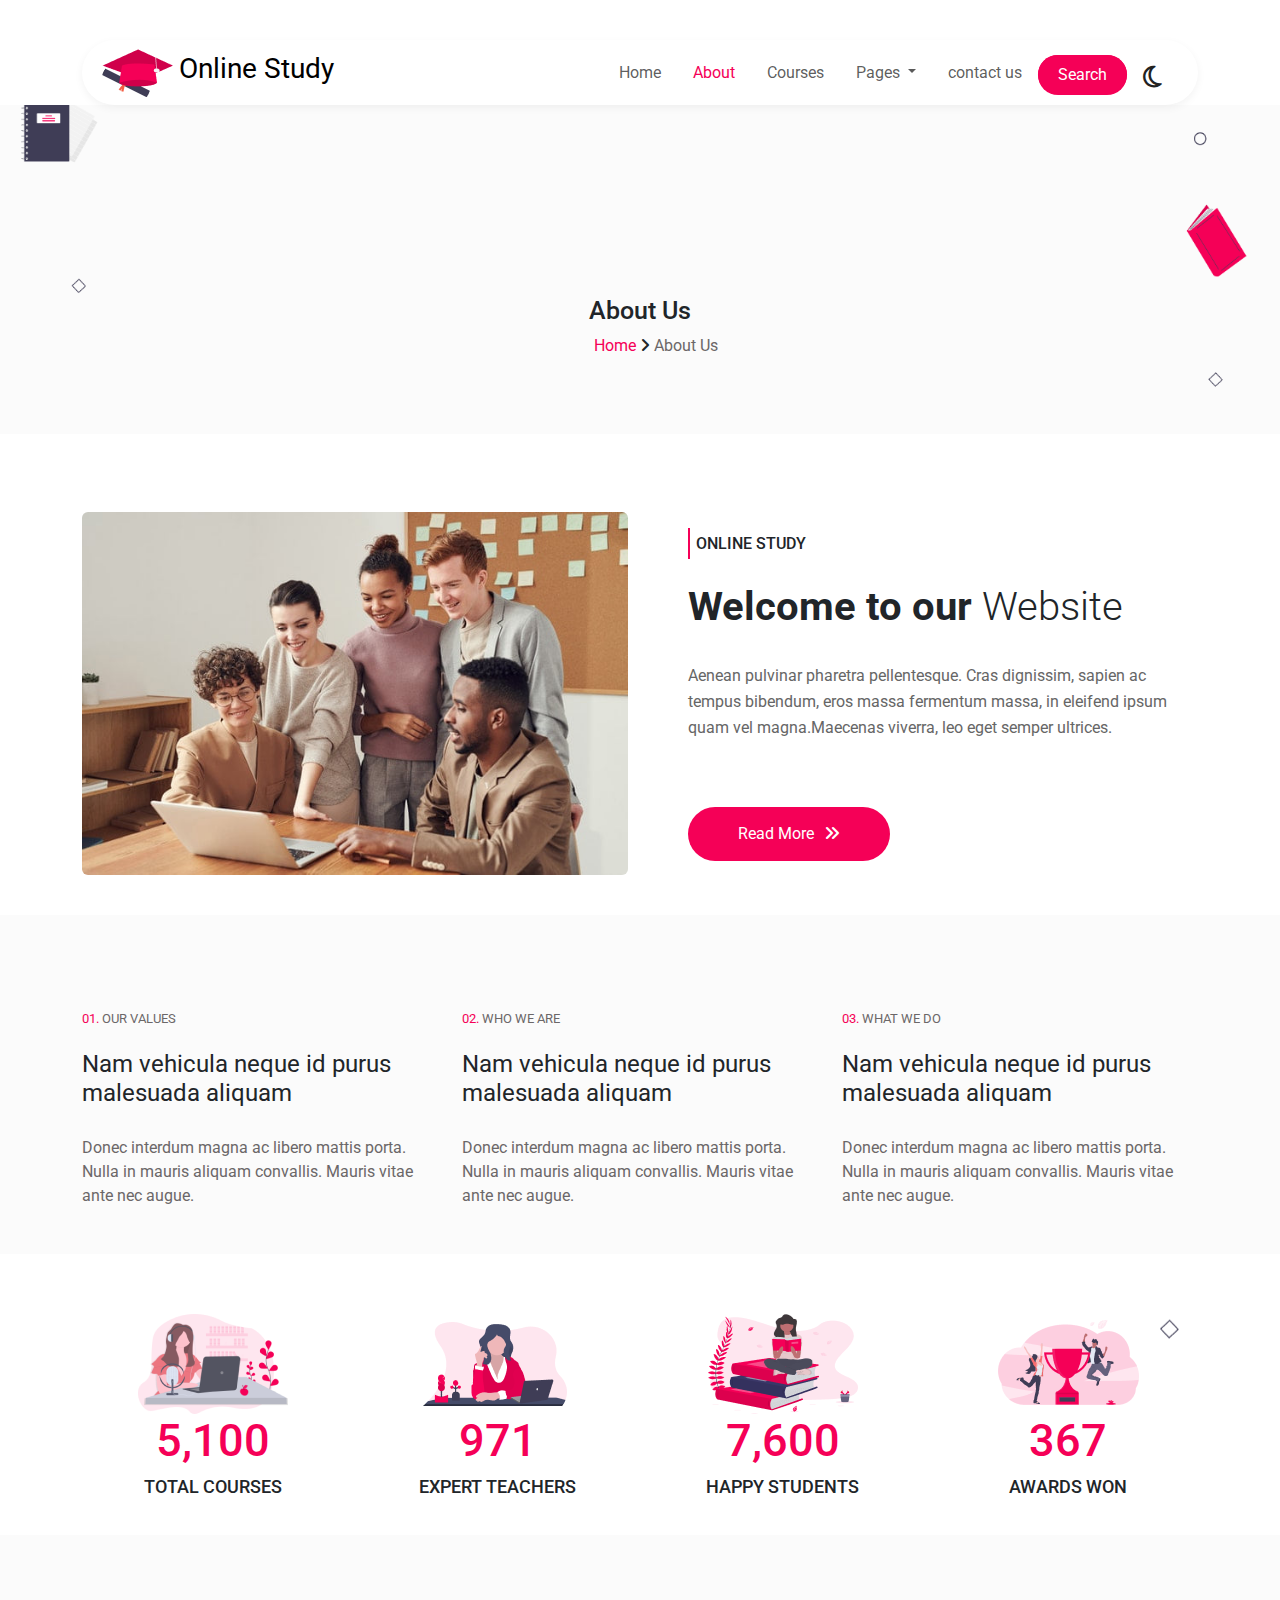
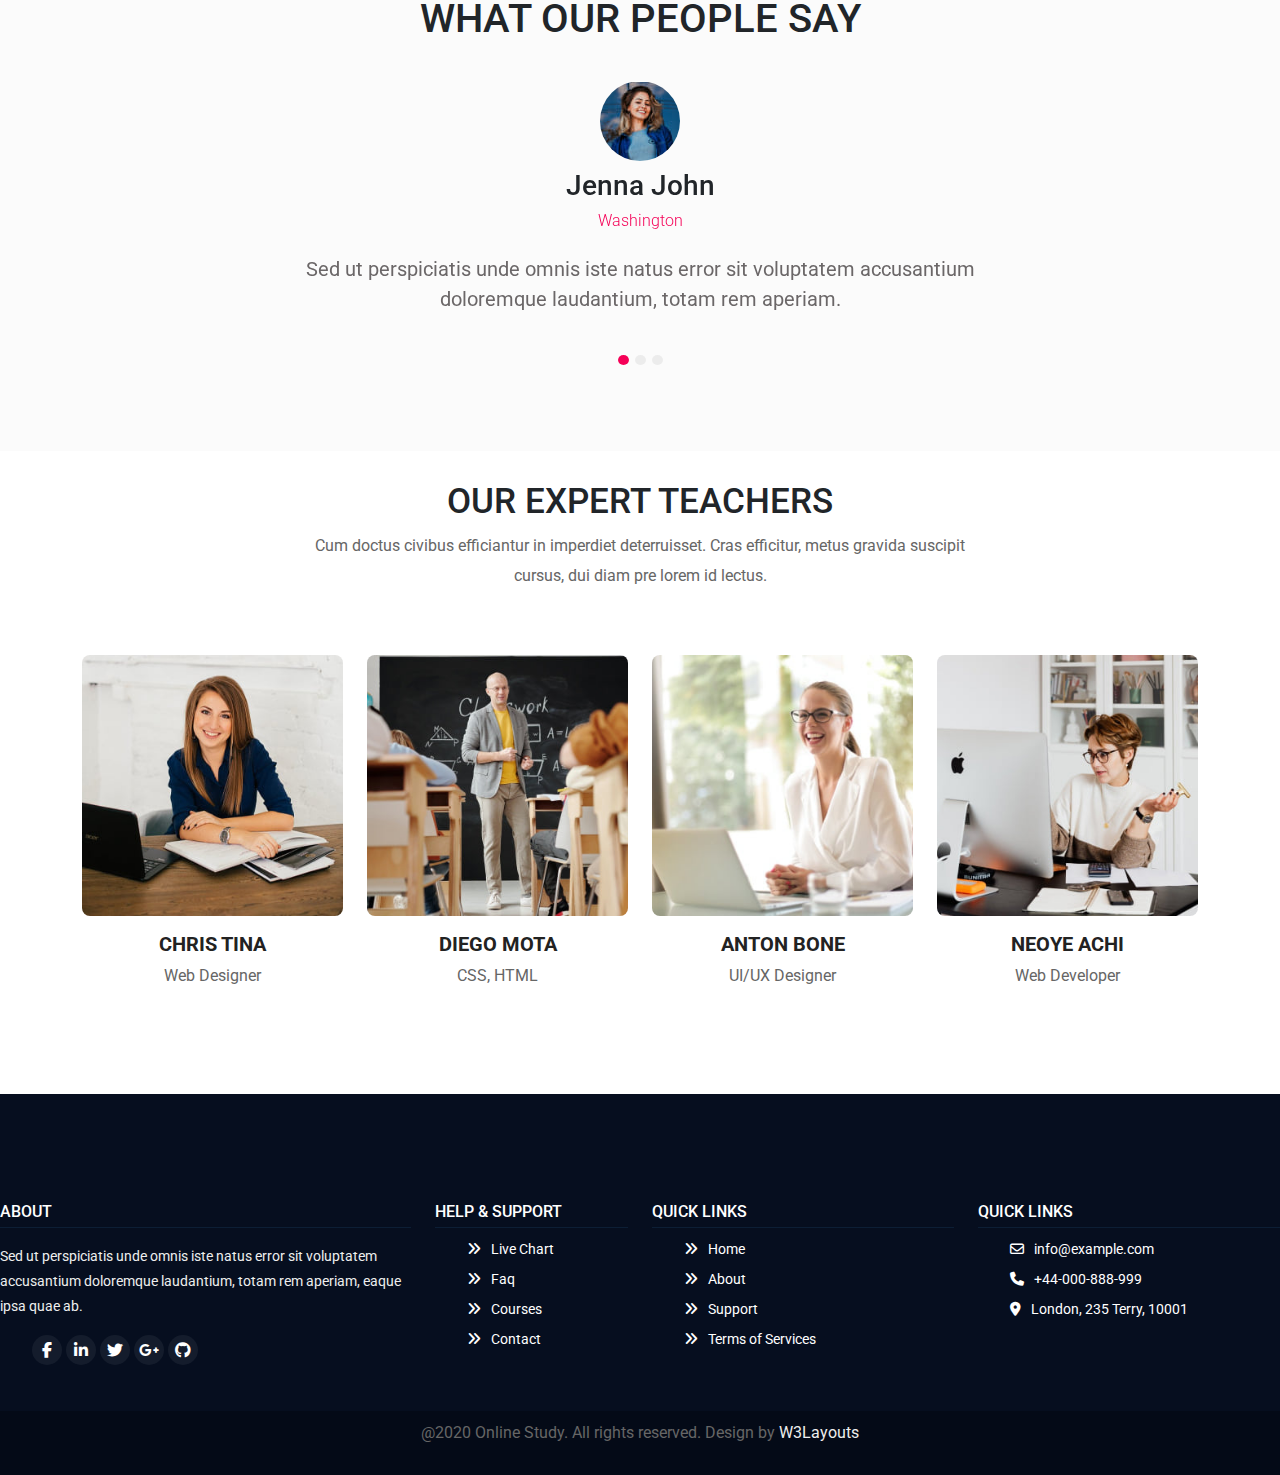
<file: about.html>
<!DOCTYPE html>
<html lang="en">

<head>
    <meta charset="UTF-8">
    <meta name="viewport" content="width=device-width, initial-scale=1.0">
    <title>about</title>
    <link rel="stylesheet" href="https://cdn.jsdelivr.net/npm/bootstrap@5.2.3/dist/css/bootstrap.min.css">
    <link rel="stylesheet" href="./css/style.css">
    <link rel="stylesheet" href="./css/media.css">
    <link rel="stylesheet" href="https://cdnjs.cloudflare.com/ajax/libs/font-awesome/6.4.0/css/all.min.css">
</head>

<body>
    <header class="">
        <div class="container">
            <nav class="navbar navbar-expand-md">
                <a class="navbar-brand" href="#">
                    <img class="img-fluid" src="./images/logo.png" alt=""><span>Online Study</span></a>
                <button class="navbar-toggler" type="button" data-bs-toggle="collapse" data-bs-target="#navbarNav"
                    aria-controls="navbarNav" aria-expanded="false" aria-label="Toggle navigation">
                    <span class="navbar-toggler-icon"></span>
                </button>

                <div class="collapse navbar-collapse justify-content-end" id="navbarNav">
                    <ul class="navbar-nav">
                        <li class="nav-item">
                            <a class="nav-link" href="./index.html">Home</a>
                        </li>
                        <li class="nav-item">
                            <a class="nav-link active" href="./about.html">About</a>
                        </li>
                        <li class="nav-item">
                            <a class="nav-link" href="#">Courses</a>
                        </li>
                        <li class="nav-item dropdown">
                            <a class="nav-link dropdown-toggle" href="#" id="navbarDarkDropdownMenuLink" role="button"
                                data-bs-toggle="dropdown" aria-expanded="false">
                                Pages
                            </a>
                            <ul class="dropdown-menu dropdown-menu-dark" aria-labelledby="navbarDarkDropdownMenuLink">
                                <li><a class="dropdown-item" href="#">Action</a></li>
                                <li><a class="dropdown-item" href="#">Another action</a></li>
                                <li><a class="dropdown-item" href="#">Something else here</a></li>
                            </ul>
                        </li>
                        <li class="nav-item">
                            <a class="nav-link" href="./contact.html">contact us</a>
                        </li>
                        <button> <a href="#">Search</a></button>
                        <li><a href=""><i class="fa-regular fa-moon"></i></a></li>
                    </ul>
                </div>
            </nav>
        </div>
    </header>



    <section id="about-banner">
        <div class="container">
            <div class="about-banner-text text-center pt-5">
                <h4>About Us</h4>
                <ul>
                    <li><a class="active" href="./index.html">Home</a></li>
                    <i class="fa-solid fa-angle-right"></i>
                    <li><a href="">About Us</a></li>
                </ul>
            </div>
        </div>
    </section>



    <section id="about-middle">
        <div class="container">
            <div class="row mt-5">
                <div class="col-lg-6 col-md-12">
                    <img class="img-fluid rounded" src="./images/about.jpg" alt="">
                </div>
                <div class="col-lg-6 col-md-12 ps-5 pt-3">
                    <div class="middle-box">
                        <h6>ONLINE STUDY</h6>
                        <h3 class="pt-3">Welcome to our <span>Website</span></h3>
                        <p class="pt-4">Aenean pulvinar pharetra pellentesque. Cras dignissim, sapien ac tempus
                            bibendum,
                            eros massa fermentum massa, in eleifend ipsum quam vel magna.Maecenas viverra, leo eget
                            semper ultrices.</p>
                    </div>
                    <button><a href="">Read More</a><i class="fa-solid fa-angles-right"></i></button>
                </div>
            </div>
        </div>
    </section>


    <section id="info">
    <div class="container">
        <div class="row pt-5">
            <div class="col-lg-4 pt-5">
                <h6>01. <span>OUR VALUES</span></h6>
                <h4>Nam vehicula neque id purus malesuada aliquam</h4>
                <p>Donec interdum magna ac libero mattis porta. Nulla in mauris aliquam convallis. Mauris vitae ante nec augue.</p>
            </div>
            <div class="col-lg-4 pt-5">
                <h6>02. <span>WHO WE ARE</span></h6>
                <h4>Nam vehicula neque id purus malesuada aliquam</h4>
                <p>Donec interdum magna ac libero mattis porta. Nulla in mauris aliquam convallis. Mauris vitae ante nec augue.</p>
            </div>
            <div class="col-lg-4 pt-5">
                <h6>03. <span>WHAT WE DO</span></h6>
                <h4>Nam vehicula neque id purus malesuada aliquam</h4>
                <p>Donec interdum magna ac libero mattis porta. Nulla in mauris aliquam convallis. Mauris vitae ante nec augue.</p>
            </div>
        </div>
    </div>
    </section>


    <section id="numbers">
    <div class="container">
        <div class="row">
            <div class="col-lg-3">
                <img src="./images/stats1.png" alt="">
                <h3>5,100</h3>
                <h5>TOTAL COURSES</h5>
            </div>
            <div class="col-lg-3">
                <img src="./images/stats2.png" alt="">
                <h3>971</h3>
                <h5>EXPERT TEACHERS</h5>
            </div>
            <div class="col-lg-3">
                <img src="./images/stats3.png" alt="">
                <h3>7,600</h3>
                <h5>HAPPY STUDENTS</h5>
            </div>
            <div class="col-lg-3">
                <img src="./images/stats4.png" alt="">
                <h3>367</h3>
                <h5>AWARDS WON</h5>
            </div>
        </div>
    </div>
    </section>


    <!-- <section id="w-courses">
    <div class="container">
        <div class="row">
            <div class="col-lg-6">
               <h2>YOU CAN WATCH NOW OUR ONLINE COURSES!</h2>
               <p class="pt-3">Lorem ipsum viverra feugiat. Pellen tesque libero ut justo, ultrices in ligula. Semper at tempufddfel. 
                Lorem ipsum dolor sit amet consectetur adipisicing elit. Non quae, consequatur voluptatem ad.</p>
                <button><a href="">Play Video</a><i class="fa-solid fa-angles-right"></i></button>
            </div>
            <div class="col-lg-6">
                <div class="v-box">
            <img class="img-fluid rounded" src="./images/video.jpg" alt="">
            <a href=""><i class="fa-regular fa-circle-play"></i></a>
        </div>
            </div>
        </div>
    </div>
    </section>

 -->


    <section id="slider">
        <div class="container">
            <div class="slider-header">
                <h5>WHAT OUR PEOPLE SAY</h5>
            </div>
            <!-- Carousel -->
            <div id="demo" class="carousel slide" data-bs-ride="carousel">

                <!-- Indicators/dots -->
                <div class="carousel-indicators">
                    <button type="button" data-bs-target="#demo" data-bs-slide-to="0"
                        class="active rounded-circle"></button>
                    <button type="button" data-bs-target="#demo" data-bs-slide-to="1" class="rounded-circle"></button>
                    <button type="button" data-bs-target="#demo" data-bs-slide-to="2" class="rounded-circle"></button>
                </div>

                <!-- The slideshow/carousel -->
                <div class="carousel-inner">
                    <div class="carousel-item active justify-content-center">
                        <div class="review">
                            <img src="./images/testi2.jpg" alt="Los Angeles" class="img-fluid rounded-circle">
                            <h3 class="pt-2">Jenna John</h3>
                            <h6>Washington</h6>
                            <p class="pt-3">Sed ut perspiciatis unde omnis iste natus error sit voluptatem accusantium
                                <br> doloremque laudantium, totam rem aperiam.
                            </p>
                        </div>
                    </div>
                    <div class="carousel-item">
                        <div class="review">
                            <img src="./images/testi1.jpg" alt="Chicago" class="img-fluid rounded-circle">
                            <h3 class="pt-2">Theo Hall</h3>
                            <h6>Washington</h6>
                            <p class="pt-3">Sed ut perspiciatis unde omnis iste natus error sit voluptatem accusantium
                                <br> doloremque laudantium, totam rem aperiam.
                            </p>
                        </div>
                    </div>
                    <div class="carousel-item">
                        <div class="review">
                            <img src="./images/testi3.jpg" alt="New York" class="img-fluid rounded-circle">
                            <h3 class="pt-2">Linda Carini</h3>
                            <h6>Washington</h6>
                            <p class="pt-3">Sed ut perspiciatis unde omnis iste natus error sit voluptatem accusantium
                                <br> doloremque laudantium, totam rem aperiam.
                            </p>
                        </div>
                    </div>
                </div>
            </div>
        </div>
    </section>


    
    <section id="teachers">
        <div class="container">
            <div class="teachers-header">
                <h2>OUR EXPERT TEACHERS</h2>
                <p>Cum doctus civibus efficiantur in imperdiet deterruisset.
                    Cras efficitur, metus gravida suscipit<br> cursus, dui diam pre lorem id lectus.</p>
            </div>
            <div class="row pt-5">
                <div class="col-lg-3 col-6">
                    <div class="t-box">
                        <img class="img-fluid rounded-3" src="./images/team1.jpg" alt="">
                        <h6 class="pt-3"><a href="">CHRIS TINA</a></h6>
                        <p>Web Designer</p>
                    </div>
                </div>
                <div class="col-lg-3 col-6">
                    <div class="t-box">
                        <img class="img-fluid rounded-3" src="./images/team2.jpg" alt="">
                        <h6 class="pt-3"><a href="">DIEGO MOTA</a></h6>
                        <p>CSS, HTML</p>
                    </div>
                </div>
                <div class="col-lg-3 col-6">
                    <div class="t-box">
                        <img class="img-fluid rounded-3" src="./images/team3.jpg" alt="">
                        <h6 class="pt-3"><a href="">ANTON BONE</a></h6>
                        <p>UI/UX Designer</p>
                    </div>
                </div>
                <div class="col-lg-3 col-6">
                    <div class="t-box">
                        <img class="img-fluid rounded-3" src="./images/team4.jpg" alt="">
                        <h6 class="pt-3"><a href="">NEOYE ACHI</a></h6>
                        <p>Web Developer</p>
                    </div>
                </div>
            </div>
        </div>
    </section>




    <footer>
        <!-- <div class="container">
            <div class="footer-txt p-5 rounded">
                <h4 class="pt-4">DO YOU WANT TO OUR BEST POPULAR ONLINE COURSES</h4>
                <button class="ms-5 mt-4"><a href="./about.html">Get Started<i class="fa-solid fa-angles-right"></i></a></button>
            </div> -->
            <div class="row pt-5">
                <div class="col-lg-4 col-md-6">
                    <div class="f-box">
                        <h4>ABOUT</h4>
                        <p>Sed ut perspiciatis unde omnis iste natus error sit
                            voluptatem accusantium doloremque laudantium, totam rem aperiam, eaque ipsa quae ab.</p>
                        <ul>
                            <li><a href=""><i class="fa-brands fa-facebook-f"></i></a></li>
                            <li><a href=""><i class="fa-brands fa-linkedin-in"></i></a></li>
                            <li><a href=""><i class="fa-brands fa-twitter"></i></a></li>
                            <li><a href=""><i class="fa-brands fa-google-plus-g"></i></a></li>
                            <li><a href=""><i class="fa-brands fa-github"></i></a></li>
                        </ul>
                    </div>
                </div>
                <div class="col-lg-2 col-md-6">
                    <div class="f-box1">
                        <h4>HELP & SUPPORT</h4>
                        <ul>
                            <li><a href=""><i class="fa-solid fa-angles-right"></i>Live Chart</a></li>
                            <li><a href=""><i class="fa-solid fa-angles-right"></i>Faq</a></li>
                            <li><a href=""><i class="fa-solid fa-angles-right"></i>Courses</a></li>
                            <li><a href=""><i class="fa-solid fa-angles-right"></i>Contact</a></li>
                        </ul>
                    </div>
                </div>
                <div class="col-lg-3 col-md-6">
                    <div class="f-box1">
                        <h4>QUICK LINKS</h4>
                        <ul>
                            <li><a href=""><i class="fa-solid fa-angles-right"></i>Home</a></li>
                            <li><a href=""><i class="fa-solid fa-angles-right"></i>About</a></li>
                            <li><a href=""><i class="fa-solid fa-angles-right"></i>Support</a></li>
                            <li><a href=""><i class="fa-solid fa-angles-right"></i>Terms of Services</a></li>
                        </ul>
                    </div>
                </div>
                <div class="col-lg-3 col-md-6">
                    <div class="f-box1">
                        <h4>QUICK LINKS</h4>
                        <ul>
                            <li><a href=""><i class="fa-regular fa-envelope"></i>info@example.com</a></li>
                            <li><a href=""><i class="fa-solid fa-phone"></i>+44-000-888-999</a></li>
                            <li><a href=""><i class="fa-solid fa-location-dot"></i>London, 235 Terry, 10001</a></li>
                        </ul>
                    </div>
                </div>
            </div>
        </div>
    </footer>



    <div class="copyright-footer text-center">
        <div class="copyright-container">
            <p> @2020 Online Study. All rights reserved. Design by <span>W3Layouts</span></p>

        </div>
    </div>


    <script src="https://cdn.jsdelivr.net/npm/bootstrap@5.2.3/dist/js/bootstrap.min.js"></script>
</body>

</html>
</file>
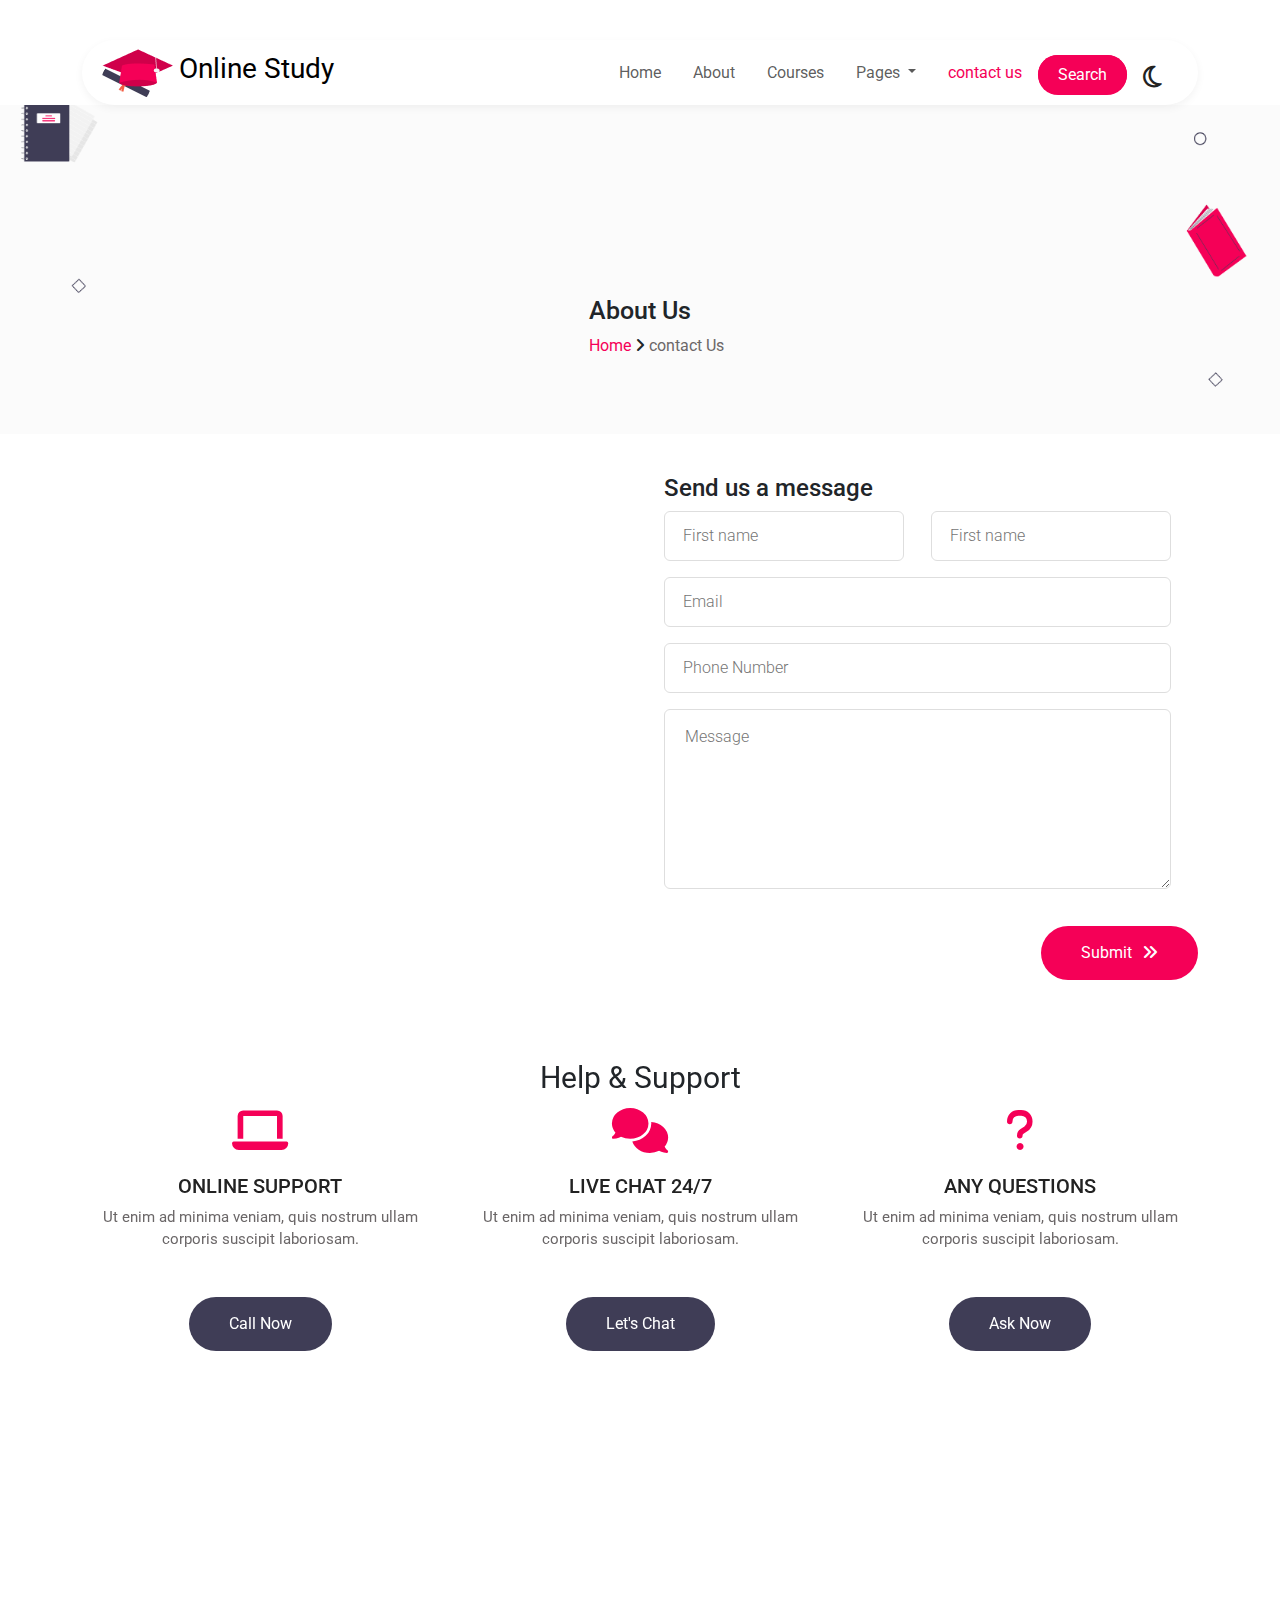
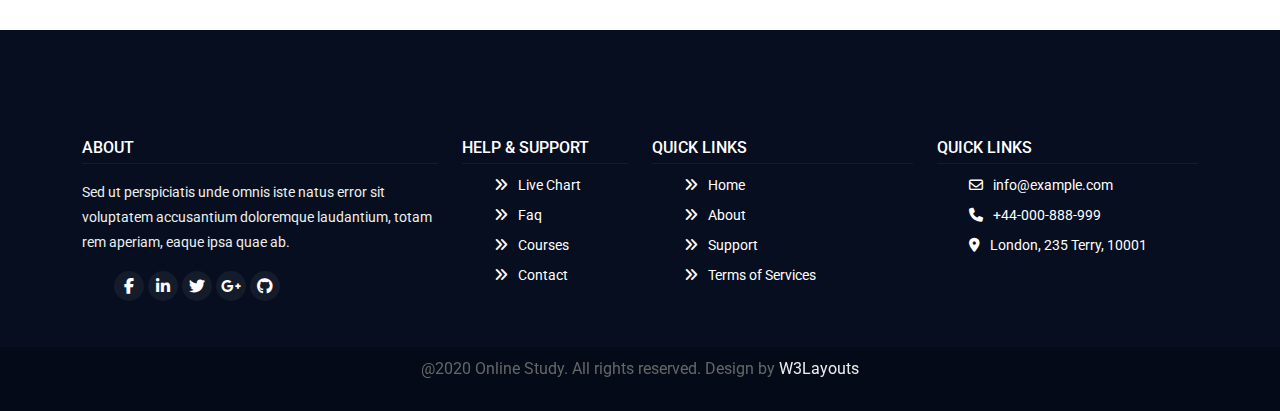
<file: contact.html>
<!DOCTYPE html>
<html lang="en">

<head>
    <meta charset="UTF-8">
    <meta name="viewport" content="width=device-width, initial-scale=1.0">
    <title>cantact us</title>
    <link rel="stylesheet" href="https://cdn.jsdelivr.net/npm/bootstrap@5.2.3/dist/css/bootstrap.min.css">
    <link rel="stylesheet" href="./css/style.css">
    <link rel="stylesheet" href="./css/media.css">
    <link rel="stylesheet" href="https://cdnjs.cloudflare.com/ajax/libs/font-awesome/6.4.0/css/all.min.css">
</head>

<body>
    <header class="">
        <div class="container">
            <nav class="navbar navbar-expand-md">
                <a class="navbar-brand" href="#">
                    <img class="img-fluid" src="./images/logo.png" alt=""><span>Online Study</span></a>
                <button class="navbar-toggler" type="button" data-bs-toggle="collapse" data-bs-target="#navbarNav"
                    aria-controls="navbarNav" aria-expanded="false" aria-label="Toggle navigation">
                    <span class="navbar-toggler-icon"></span>
                </button>

                <div class="collapse navbar-collapse justify-content-end" id="navbarNav">
                    <ul class="navbar-nav">
                        <li class="nav-item">
                            <a class="nav-link" href="./index.html">Home</a>
                        </li>
                        <li class="nav-item">
                            <a class="nav-link" href="./about.html">About</a>
                        </li>
                        <li class="nav-item">
                            <a class="nav-link" href="#">Courses</a>
                        </li>
                        <li class="nav-item dropdown">
                            <a class="nav-link dropdown-toggle" href="#" id="navbarDarkDropdownMenuLink" role="button"
                                data-bs-toggle="dropdown" aria-expanded="false">
                                Pages
                            </a>
                            <ul class="dropdown-menu dropdown-menu-dark" aria-labelledby="navbarDarkDropdownMenuLink">
                                <li><a class="dropdown-item" href="#">Action</a></li>
                                <li><a class="dropdown-item" href="#">Another action</a></li>
                                <li><a class="dropdown-item" href="#">Something else here</a></li>
                            </ul>
                        </li>
                        <li class="nav-item">
                            <a class="nav-link active" href="./contact.html">contact us</a>
                        </li>
                        <button> <a href="#">Search</a></button>
                        <li><a href=""><i class="fa-regular fa-moon"></i></a></li>
                    </ul>
                </div>
            </nav>
        </div>
    </header>


    <section id="about-banner">
        <div class="container">
            <div class="about-banner-text text-center pt-5">
                <h4>About Us</h4>
                <ul>
                    <li><a class="active" href="./index.html">Home</a></li>
                    <i class="fa-solid fa-angle-right"></i>
                    <li><a href="">contact Us</a></li>
                </ul>
            </div>
        </div>
    </section>


    <section id="form">
        <div class="container">
            <div class="row">
                <div class="col-lg-6">
                    <iframe
                        src="https://www.google.com/maps/embed?pb=!1m14!1m8!1m3!1d845149.1951792799!2d-118.42295400000002!3d34.162609!3m2!1i1024!2i768!4f13.1!3m3!1m2!1s0x80c2c75ddc27da13%3A0xe22fdf6f254608f4!2sLos%20Angeles%2C%20CA!5e0!3m2!1sen!2sus!4v1687061029175!5m2!1sen!2sus"
                        width="100%" height="450" style="border:0;" allowfullscreen="" loading="lazy"
                        referrerpolicy="no-referrer-when-downgrade"></iframe>
                </div>
                <div class="col-lg-6 ps-4">
                    <h4>Send us a message</h4>
                    <form class="form-inline">
                        <div class="flex-box">
                            <div class="input-box">
                                <input type="text" placeholder="First name" required>
                            </div>
                            <div class="input-box">
                                <input type="text" placeholder="First name" required>
                            </div>
                        </div>
                        <div class="input-box1 mt-3">
                            <input type="email" placeholder="Email" required>
                        </div>
                        <div class="input-box1 mt-3">
                            <input type="number" placeholder="Phone Number" required>
                        </div>
                        <div class="mt-3">
                            <textarea class="textarea" placeholder="Message" required></textarea>
                        </div>
                        <button>Submit<i class="fa-solid fa-angles-right"></i></button>
                    </form>
                </div>
            </div>
        </div>
    </section>



    <section id="contact-help">
     <div class="container">
        <h4>Help & Support</h4>
        <div class="row pt-1">
            <div class="col-lg-4"><i class="fa-solid fa-laptop"></i>
                <h5>ONLINE SUPPORT</h5>
                <p>Ut enim ad minima veniam, quis nostrum ullam corporis suscipit laboriosam.</p>
                <button>Call Now</button>
            </div>
            <div class="col-lg-4"><i class="fa-solid fa-comments"></i>
                <h5>LIVE CHAT 24/7</h5>
                <p>Ut enim ad minima veniam, quis nostrum ullam corporis suscipit laboriosam.</p>
                <button>Let's Chat</button>
            </div>
            <div class="col-lg-4"><i class="fa-solid fa-question"></i>
                <h5>ANY QUESTIONS</h5>
                <p>Ut enim ad minima veniam, quis nostrum ullam corporis suscipit laboriosam.</p>
                <button>Ask Now</button>
            </div>
        </div>
     </div>
    </section>


    <footer>
        <div class="container">
            <!-- <div class="footer-txt p-5 rounded">
                <h4 class="pt-4">DO YOU WANT TO OUR BEST POPULAR ONLINE COURSES</h4>
                <button class="ms-5 mt-4"><a href="./about.html">Get Started<i class="fa-solid fa-angles-right"></i></a></button>
            </div> -->
            <div class="row pt-5">
                <div class="col-lg-4 col-md-6">
                    <div class="f-box">
                        <h4>ABOUT</h4>
                        <p>Sed ut perspiciatis unde omnis iste natus error sit
                            voluptatem accusantium doloremque laudantium, totam rem aperiam, eaque ipsa quae ab.</p>
                        <ul>
                            <li><a href=""><i class="fa-brands fa-facebook-f"></i></a></li>
                            <li><a href=""><i class="fa-brands fa-linkedin-in"></i></a></li>
                            <li><a href=""><i class="fa-brands fa-twitter"></i></a></li>
                            <li><a href=""><i class="fa-brands fa-google-plus-g"></i></a></li>
                            <li><a href=""><i class="fa-brands fa-github"></i></a></li>
                        </ul>
                    </div>
                </div>
                <div class="col-lg-2 col-md-6">
                    <div class="f-box1">
                        <h4>HELP & SUPPORT</h4>
                        <ul>
                            <li><a href=""><i class="fa-solid fa-angles-right"></i>Live Chart</a></li>
                            <li><a href=""><i class="fa-solid fa-angles-right"></i>Faq</a></li>
                            <li><a href=""><i class="fa-solid fa-angles-right"></i>Courses</a></li>
                            <li><a href=""><i class="fa-solid fa-angles-right"></i>Contact</a></li>
                        </ul>
                    </div>
                </div>
                <div class="col-lg-3 col-md-6">
                    <div class="f-box1">
                        <h4>QUICK LINKS</h4>
                        <ul>
                            <li><a href=""><i class="fa-solid fa-angles-right"></i>Home</a></li>
                            <li><a href=""><i class="fa-solid fa-angles-right"></i>About</a></li>
                            <li><a href=""><i class="fa-solid fa-angles-right"></i>Support</a></li>
                            <li><a href=""><i class="fa-solid fa-angles-right"></i>Terms of Services</a></li>
                        </ul>
                    </div>
                </div>
                <div class="col-lg-3 col-md-6">
                    <div class="f-box1">
                        <h4>QUICK LINKS</h4>
                        <ul>
                            <li><a href=""><i class="fa-regular fa-envelope"></i>info@example.com</a></li>
                            <li><a href=""><i class="fa-solid fa-phone"></i>+44-000-888-999</a></li>
                            <li><a href=""><i class="fa-solid fa-location-dot"></i>London, 235 Terry, 10001</a></li>
                        </ul>
                    </div>
                </div>
            </div>
        </div>
    </footer>



    <div class="copyright-footer text-center">
        <div class="copyright-container">
            <p> @2020 Online Study. All rights reserved. Design by <span>W3Layouts</span></p>

        </div>
    </div>



</body>

</html>
</file>
<file: css/style.css>
@import url("https://fonts.googleapis.com/css2?family=Roboto:ital,wght@0,100;0,300;0,400;0,500;0,700;0,900;1,100;1,300;1,400;1,500;1,700;1,900&family=Sen:wght@400;700;800&display=swap");
* {
  padding: 0;
  margin: 0;
  text-decoration: none;
  list-style: none;
  font-family: "Roboto", sans-serif;
}

header {
  width: 100%;
  padding-top: 40px;
}
header .navbar-expand-md {
  border-radius: 60px;
  height: 65px !important;
  background-color: #fff;
  padding: 16px 20px;
  margin: auto;
  box-shadow: 0 3px 9px rgba(0, 0, 0, 0.05) !important;
}
header .navbar-expand-md .navbar-brand span {
  font-size: 28px;
  padding-left: 6px;
}
header .navbar-expand-md .navbar-brand span:hover {
  color: #f50057;
}
header .navbar-expand-md .navbar-nav {
  background-color: #fff;
}
header .navbar-expand-md .navbar-nav a {
  padding: 16px !important;
}
header .navbar-expand-md .navbar-nav a:hover {
  color: #f50057;
}
header .navbar-expand-md .navbar-nav .nav-link.active {
  color: #f50057 !important;
}
header .navbar-expand-md .navbar-nav button {
  border-radius: 20px;
  margin-top: 10px;
  height: 40px;
  background-color: #f50057;
  border-style: none;
}
header .navbar-expand-md .navbar-nav button a:hover {
  background-color: #222 !important;
  color: #fff;
}
header .navbar-expand-md .navbar-nav button a {
  text-decoration: none;
  color: #fff;
  border-radius: 20px;
  margin-top: 10px;
  background-color: #f50057;
  border-style: none;
  padding: 10px 20px !important;
}
header .navbar-expand-md .navbar-nav i {
  font-size: 25px;
  padding-top: 20px;
  color: #222;
}

#banner {
  width: 100%;
  height: auto;
  background: url(./images/banner.png) no-repeat center;
  background-size: 100% 100%;
  padding-top: 147px;
}
#banner h1 {
  font-size: 60px !important;
  padding-top: 50px;
  color: #060606;
}
#banner h1 span {
  font-weight: 400;
}
#banner button {
  padding: 15px 50px;
  border-radius: 30px;
  background-color: #f50057;
  border-style: none;
}
#banner button a {
  text-decoration: none;
  color: #eee;
}
#banner button a i {
  padding-left: 6px;
}
#banner button:hover {
  background-color: #222;
}

#courses {
  width: 100%;
  height: auto;
  padding-top: 30px;
  text-decoration: none;
  margin-bottom: 30px;
}
#courses .courses-header {
  text-align: center;
}
#courses .courses-header h2 {
  font-size: 40px;
  color: #060606;
  font-weight: 700;
}
#courses .courses-header p {
  color: #666;
}
#courses a {
  text-decoration: none;
}
#courses .courses-box {
  display: grid;
  grid-template-columns: auto auto;
  background-color: #fbfbfb;
}
#courses .courses-box h6 {
  color: #f50057;
}
#courses .courses-box h4 {
  color: #222;
  font-weight: 700;
}
#courses .courses-box p {
  color: #6b6768;
}
#courses .courses-box:hover {
  background-color: #fff;
  box-shadow: 0 3px 9px rgba(0, 0, 0, 0.05) !important;
  transition: 0.3s;
}
#courses .courses-box:hover h4 {
  color: #f50057;
}
#courses .courses-box1 {
  display: grid;
  grid-template-columns: auto auto;
}
#courses .courses-box1 h6 {
  color: #f50057;
}
#courses .courses-box1 h4 {
  color: #222;
  font-weight: 700;
}
#courses .courses-box1 p {
  color: #6b6768;
}
#courses .courses-box1:hover {
  box-shadow: 0 3px 9px rgba(0, 0, 0, 0.05) !important;
  transition: 0.3s;
}
#courses .courses-box1:hover h4 {
  color: #f50057;
}

#middle {
  width: 100%;
  height: auto;
  padding-top: 30px;
  padding-bottom: 30px;
  background: url(./images/middle.png);
  background-size: 100% 100%;
}
#middle .middle-box {
  line-height: 26px;
}
#middle .middle-box h6 {
  font-weight: 500;
}
#middle .middle-box h3 {
  font-size: 40px;
  font-weight: 700;
}
#middle .middle-box p {
  color: #666;
}
#middle h5 {
  font-size: 16px;
  line-height: 25px;
  font-weight: 500;
}
#middle button {
  padding: 15px 50px;
  border-radius: 30px;
  background-color: #222;
  border-style: none;
  margin-top: 50px;
}
#middle button a {
  text-decoration: none;
  color: #fff;
}
#middle button i {
  color: #fff;
  padding-left: 10px;
}
#middle button:hover {
  background-color: #f50057;
  transition: 0.7s;
}

#teachers {
  width: 100%;
  height: auto;
  padding-top: 30px;
  padding-bottom: 30px;
}
#teachers .teachers-header {
  text-align: center;
  line-height: 30px;
}
#teachers .teachers-header h2 {
  font-size: 35px;
}
#teachers .teachers-header p {
  color: #666;
}
#teachers .t-box {
  text-align: center;
}
#teachers .t-box h6 {
  font-size: 20px;
  font-weight: 700;
}
#teachers .t-box h6 a {
  text-decoration: none;
  color: #222;
}
#teachers .t-box h6 a:hover {
  color: #f50057;
}
#teachers .t-box p {
  color: #666;
}
#teachers .t-box img {
  transition: all 0.9s;
}
#teachers .t-box:hover img {
  transform: translateY(-8px);
}

#slider {
  width: 100%;
  height: auto;
  padding-top: 60px;
  padding-bottom: 60px;
  background-color: #fbfbfb;
}
#slider .slider-header {
  text-align: center;
}
#slider .slider-header h5 {
  font-size: 40px;
}
#slider .review {
  text-align: center;
  margin-bottom: 40px;
  margin-top: 30px;
}
#slider .review h6 {
  color: #f50057;
  font-weight: 300;
}
#slider .review p {
  font-size: 20px;
  margin-bottom: 77px;
  color: #6b6768;
}

.carousel-indicators [data-bs-target] {
  background-color: #dedede !important;
  border-radius: 50px;
  width: 11px !important;
  height: 10px !important;
}

.carousel-indicators .active {
  background-color: #f50057 !important;
}

#articles {
  width: 100%;
  height: auto;
  padding-top: 50px;
  padding-bottom: 60px;
}
#articles .articles-header {
  text-align: center;
  line-height: 30px;
}
#articles .articles-header h2 {
  font-size: 30px;
}
#articles .articles-header p {
  color: #6b6768;
  font-weight: 400;
}
#articles .articles-box {
  transition: all 0.9s;
}
#articles .articles-box h4 {
  color: #353232;
  text-decoration: none;
}
#articles .articles-box:hover {
  transform: translateY(-8px);
  box-shadow: 0px 15px 10px -15px rgba(0, 0, 0, 0.3) !important;
}
#articles .articles-box:hover h4 {
  color: #f50057;
}

footer {
  width: 100%;
  height: auto;
  margin-top: 60px;
  padding-bottom: 30px;
  position: relative;
  background-color: #060e1f;
  padding-top: 60px;
}
footer .footer-txt {
  background: url(./images/banner.png) no-repeat center;
  background-size: cover;
  max-width: 700px;
  text-align: center;
  box-shadow: 0px -1px 41px 0px rgba(21, 22, 23, 0.08);
  background-color: #fff;
  position: absolute;
  left: 0;
  right: 0;
  top: -100px;
  margin: auto;
  padding-top: 30px;
  padding-bottom: 30px;
}
footer .footer-txt h4 {
  font-size: 30px;
  font-weight: 700;
}
footer .footer-txt button {
  padding: 15px 50px;
  border-radius: 30px;
  background-color: #f50057;
  border-style: none;
}
footer .footer-txt button a {
  text-decoration: none;
  color: #eee;
}
footer .footer-txt button a i {
  padding-left: 6px;
}
footer .footer-txt button:hover {
  background-color: #222;
}
footer .f-box {
  color: #fff;
  line-height: 25px;
}
footer .f-box h4 {
  font-size: 16px;
  border-bottom: 1px solid rgba(23, 54, 88, 0.4);
  margin-bottom: 6px;
  padding-bottom: 6px;
}
footer .f-box p {
  font-size: 14px;
  color: #eee;
  padding-top: 10px;
}
footer .f-box ul li {
  display: inline;
}
footer .f-box ul li i {
  color: #fff;
  width: 30px;
  height: 30px;
  border-radius: 50px;
  text-align: center;
  padding-top: 7px;
  background: rgba(255, 255, 255, 0.06);
}
footer .f-box1 {
  color: #fff;
  line-height: 30px;
}
footer .f-box1 h4 {
  font-size: 16px;
  border-bottom: 1px solid rgba(23, 54, 88, 0.4);
  margin-bottom: 6px;
  padding-bottom: 6px;
}
footer .f-box1 ul li {
  font-size: 14px;
}
footer .f-box1 ul li i {
  color: #fff;
  padding-right: 10px;
}
footer .f-box1 ul li a {
  text-decoration: none;
  color: #fff;
}

.copyright-footer {
  height: 64px;
  width: auto;
  background-color: #040a17;
}
.copyright-footer p {
  font-size: 16px;
  color: #666;
  padding-top: 10px;
}
.copyright-footer p span {
  color: #eee;
}

#about-banner {
  width: 100%;
  height: auto;
  background: url(../images/banner.png) no-repeat center;
  background-size: cover;
  padding-top: 143px;
  padding-bottom: 60px;
  background-color: #fbfbfb;
}
#about-banner .about-banner-text h4 {
  font-size: 25px;
}
#about-banner .about-banner-text ul li {
  display: inline;
}
#about-banner .about-banner-text ul li a {
  text-decoration: none;
  color: #6b6768;
}
#about-banner .about-banner-text ul li .active {
  color: #f50057 !important;
}

#about-middle {
  width: 100%;
  height: auto;
  padding-top: 30px;
  padding-bottom: 40px;
}
#about-middle .middle-box {
  line-height: 26px;
}
#about-middle .middle-box h6 {
  font-weight: 500;
  border-left: 2px solid #f50057;
  padding: 6px;
}
#about-middle .middle-box h3 {
  font-size: 40px;
  font-weight: 700;
}
#about-middle .middle-box h3 span {
  font-weight: 300;
}
#about-middle .middle-box p {
  color: #666;
}
#about-middle button {
  padding: 15px 50px;
  border-radius: 30px;
  background-color: #f50057;
  border-style: none;
  margin-top: 50px;
}
#about-middle button a {
  text-decoration: none;
  color: #fff;
}
#about-middle button i {
  color: #fff;
  padding-left: 10px;
}
#about-middle button:hover {
  background-color: #222;
  transition: 0.7s;
}

#info {
  width: 100%;
  height: auto;
  padding-bottom: 30px;
  background-color: #fbfbfb;
}
#info h6 {
  font-size: 13px;
  font-weight: 400;
  color: #f50057;
}
#info h6 span {
  color: #6b6768;
}
#info h4 {
  font-weight: 400;
  padding-top: 15px;
}
#info p {
  padding-top: 20px;
  color: #6b6768;
}

#numbers {
  width: 100%;
  height: auto;
  background: url(../images/error.png) no-repeat center;
  padding-top: 60px;
  padding-bottom: 30px;
  text-align: center;
}
#numbers h3 {
  font-size: 45px;
  color: #f50057;
}
#numbers h5 {
  font-size: 18px;
}

#w-courses {
  width: 100%;
  height: 60vh;
  padding-top: 30px;
  padding-bottom: 50px;
  line-height: 30px;
}
#w-courses h2 {
  font-size: 40px;
}
#w-courses p {
  color: #868686;
}
#w-courses button {
  padding: 15px 50px;
  border-radius: 30px;
  background-color: #f50057;
  border-style: none;
  margin-top: 30px;
}
#w-courses button a {
  text-decoration: none;
  color: #fff;
}
#w-courses button i {
  color: #fff;
  padding-left: 10px;
}
#w-courses button:hover {
  background-color: #222;
  transition: 0.7s;
}
#w-courses .v-box {
  text-align: center;
}
#w-courses .v-box img {
  position: relative;
}
#w-courses .v-box a {
  text-align: center;
}
#w-courses .v-box a i {
  position: absolute;
  right: 352px;
  margin-top: 175px;
  font-size: 56px;
  color: #fff;
}

#form {
  width: 100%;
  height: auto;
  padding-top: 40px;
  padding-bottom: 50px;
}
#form .flex-box {
  display: grid;
  grid-template-columns: auto auto;
}
#form .flex-box input {
  width: 90%;
  padding: 12px 18px;
  border-radius: 6px;
  outline: none;
  border: 1px solid #dedede;
  font-weight: 300;
}
#form .input-box1 input {
  width: 95%;
  padding: 12px 18px;
  border-radius: 6px;
  outline: none;
  border: 1px solid #dedede;
  font-weight: 300;
}
#form .textarea {
  width: 95%;
  height: 20vh;
  padding: 15px 20px;
  border-radius: 6px;
  background-color: var(--bg-color3);
  border: 1px solid #dedede;
  font-weight: 300;
  outline: none;
}
#form button {
  padding: 15px 40px;
  border-radius: 30px;
  background-color: #f50057;
  border-style: none;
  margin-top: 30px;
  color: #fff;
  float: right;
}
#form button i {
  color: #fff;
  padding-left: 10px;
}
#form button:hover {
  background-color: #222;
  transition: 0.7s;
}

#contact-help {
  width: 100%;
  height: 60vh;
  padding-top: 30px;
  padding-bottom: 40px;
  text-align: center;
}
#contact-help h4 {
  font-size: 30px;
  font-weight: 400;
}
#contact-help i {
  font-size: 45px;
  color: #f50057;
}
#contact-help h5 {
  padding-top: 20px;
  color: #222;
}
#contact-help p {
  font-size: 15px;
  color: #6b6768;
  font-weight: 400;
}
#contact-help button {
  padding: 15px 40px;
  border-radius: 30px;
  background-color: #3f3d56;
  border-style: none;
  margin-top: 30px;
  color: #fff;
}
#contact-help button:hover {
  background-color: #f50057;
  transition: 0.7s;
}/*# sourceMappingURL=style.css.map */
</file>
<file: css/media.css>
@media(min-width:372px) and (max-width:768px){

    .navbar{
        --bs-navbar-brand-padding-y: -0.6875rem;
    }
    #banner {
        padding-top: 55px;
    }
    #banner h1 {
        font-size: 34px !important;
        padding-top: 3px;
    }
    #banner button {
        padding: 13px 30px;
    }
    #courses .courses-header h2 {
        font-size: 18px;
    }
    #middle .middle-box h3 {
        font-size: 20px;
    }
    #middle button {
        padding: 12px 24px;
    }
    #teachers .teachers-header h2 {
        font-size: 23px;
    }
    #slider .slider-header h5 {
        font-size: 19px;
    }
    #slider .review p {
        font-size: 13px;
    }
    #articles .articles-header h2 {
        font-size: 20px;
    }
    #about-middle .middle-box h3 {
        font-size: 24px;
    }
    #about-middle button {
        padding: 10px 20px;
    }
    #numbers h3 {
        font-size: 27px;
    }
    #numbers h5 {
        font-size: 12px;
    }
    #w-courses h2 {
        font-size: 20px;
    }
    #form button {
        padding: 10px 28px;
    }
    #contact-help i {
        font-size: 38px;
        margin-top: 8px;
    }
    #contact-help button {
        padding: 9px 28px;
        margin-top: 8px;
    }
}
</file>
